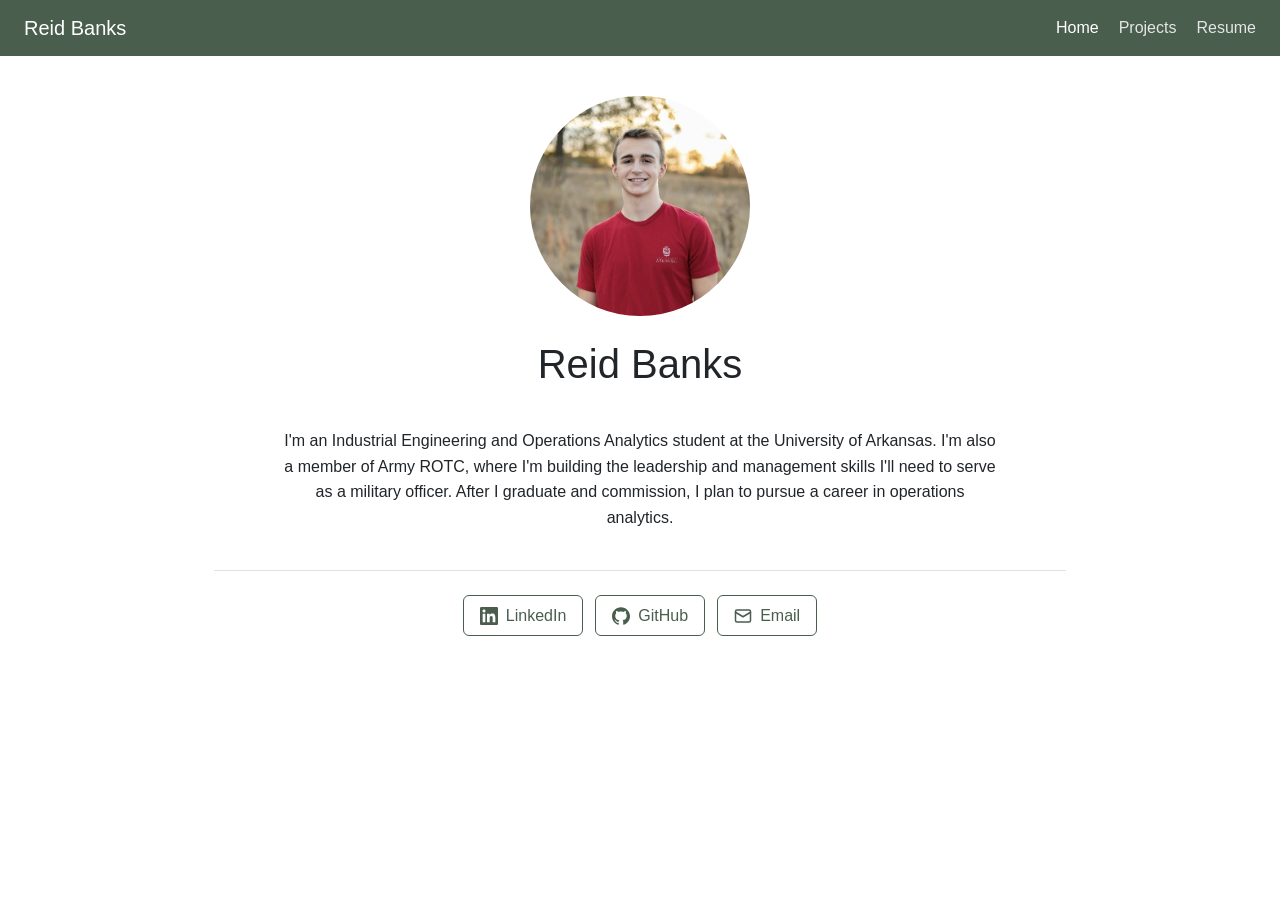
<file: index.html>
<!DOCTYPE html><html lang="en"><head><meta charset="utf-8"><meta name="viewport" content="width=device-width,initial-scale=1"><title>Reid Banks</title><link rel="stylesheet" href="style.css"></head><body>
<nav><a class="name" href="index.html">Reid Banks</a><a href="index.html" aria-current="page">Home</a><a href="projects.html" >Projects</a><a href="resume.html" >Resume</a></nav>
<main><section class="about"><img src="photo.jpg" alt="Headshot of Reid Banks"><h1>Reid Banks</h1>
<p>I'm an Industrial Engineering and Operations Analytics student at the University of Arkansas. I'm also a member of Army ROTC, where I'm building the leadership and management skills I'll need to serve as a military officer. After I graduate and commission, I plan to pursue a career in operations analytics.</p>
<hr><div class="links"><a href="https://www.linkedin.com/in/reid-banks-b27966440" target="_blank" rel="noopener"><svg viewBox="0 0 24 24" width="18" height="18" fill="currentColor" aria-hidden="true"><path d="M20.447 20.452h-3.554v-5.569c0-1.328-.027-3.037-1.852-3.037-1.853 0-2.136 1.445-2.136 2.939v5.667H9.351V9h3.414v1.561h.046c.477-.9 1.637-1.85 3.37-1.85 3.601 0 4.267 2.37 4.267 5.455v6.286zM5.337 7.433c-1.144 0-2.063-.926-2.063-2.065 0-1.138.92-2.063 2.063-2.063 1.14 0 2.064.925 2.064 2.063 0 1.139-.925 2.065-2.064 2.065zm1.782 13.019H3.555V9h3.564v11.452zM22.225 0H1.771C.792 0 0 .774 0 1.729v20.542C0 23.227.792 24 1.771 24h20.451C23.2 24 24 23.227 24 22.271V1.729C24 .774 23.2 0 22.222 0h.003z"/></svg>LinkedIn</a><a href="https://github.com/crbanks07" target="_blank" rel="noopener"><svg viewBox="0 0 24 24" width="18" height="18" fill="currentColor" aria-hidden="true"><path d="M12 .297c-6.63 0-12 5.373-12 12 0 5.303 3.438 9.8 8.205 11.385.6.113.82-.258.82-.577 0-.285-.01-1.04-.015-2.04-3.338.724-4.042-1.61-4.042-1.61C4.422 18.07 3.633 17.7 3.633 17.7c-1.087-.744.084-.729.084-.729 1.205.084 1.838 1.236 1.838 1.236 1.07 1.835 2.809 1.305 3.495.998.108-.776.417-1.305.76-1.605-2.665-.3-5.466-1.332-5.466-5.93 0-1.31.465-2.38 1.235-3.22-.135-.303-.54-1.523.105-3.176 0 0 1.005-.322 3.3 1.23.96-.267 1.98-.399 3-.405 1.02.006 2.04.138 3 .405 2.28-1.552 3.285-1.23 3.285-1.23.645 1.653.24 2.873.12 3.176.765.84 1.23 1.91 1.23 3.22 0 4.61-2.805 5.625-5.475 5.92.42.36.81 1.096.81 2.22 0 1.606-.015 2.896-.015 3.286 0 .315.21.69.825.57C20.565 22.092 24 17.592 24 12.297c0-6.627-5.373-12-12-12"/></svg>GitHub</a><a href="mailto:rb121@uark.edu"><svg viewBox="0 0 24 24" width="18" height="18" fill="none" stroke="currentColor" stroke-width="2" stroke-linecap="round" stroke-linejoin="round" aria-hidden="true"><rect x="2" y="4" width="20" height="16" rx="2"/><path d="m2 7 10 6 10-6"/></svg>Email</a></div></section></main></body></html>
</file>
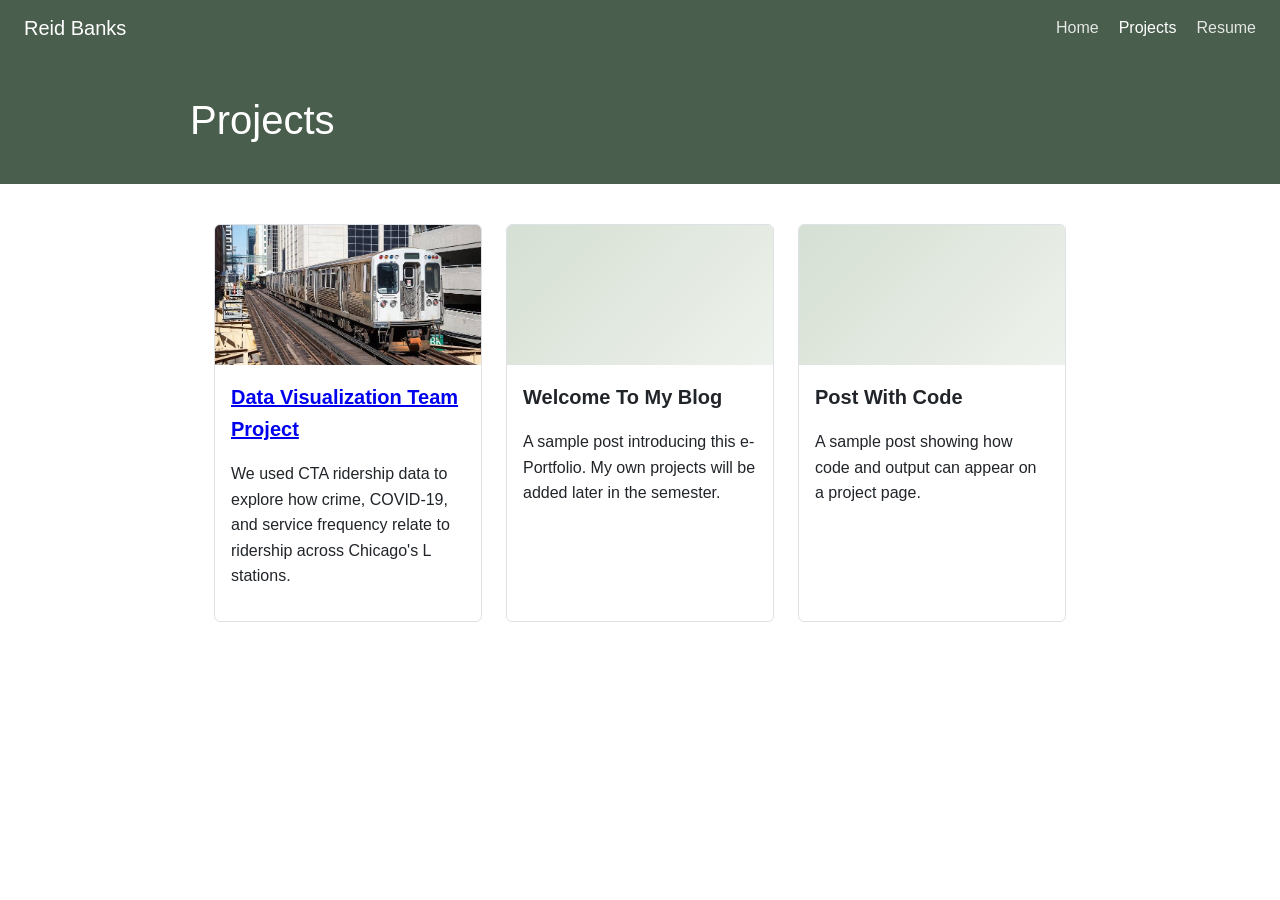
<file: projects (2).html>
<!DOCTYPE html><html lang="en"><head><meta charset="utf-8"><meta name="viewport" content="width=device-width,initial-scale=1"><title>Projects | Reid Banks</title><link rel="stylesheet" href="style.css"></head><body>
<nav><a class="name" href="index.html">Reid Banks</a><a href="index.html" >Home</a><a href="projects.html" aria-current="page">Projects</a><a href="resume.html" >Resume</a></nav>
<div class="banner"><h1>Projects</h1></div>
<main><div class="grid">
<article class="card"><div class="thumb"><img src="subway.png" alt="Illustration of a subway train in a station" style="width:100%;height:100%;object-fit:cover"></div><div class="body"><h2><a href="teampage.html">Data Visualization Team Project</a></h2><p>We used CTA ridership data to explore how crime, COVID-19, and service frequency relate to ridership across Chicago's L stations.</p></div></article>
<article class="card"><div class="thumb"></div><div class="body"><h2>Welcome To My Blog</h2><p>A sample post introducing this e-Portfolio. My own projects will be added later in the semester.</p></div></article>
<article class="card"><div class="thumb"></div><div class="body"><h2>Post With Code</h2><p>A sample post showing how code and output can appear on a project page.</p></div></article>
</div></main></body></html>
</file>
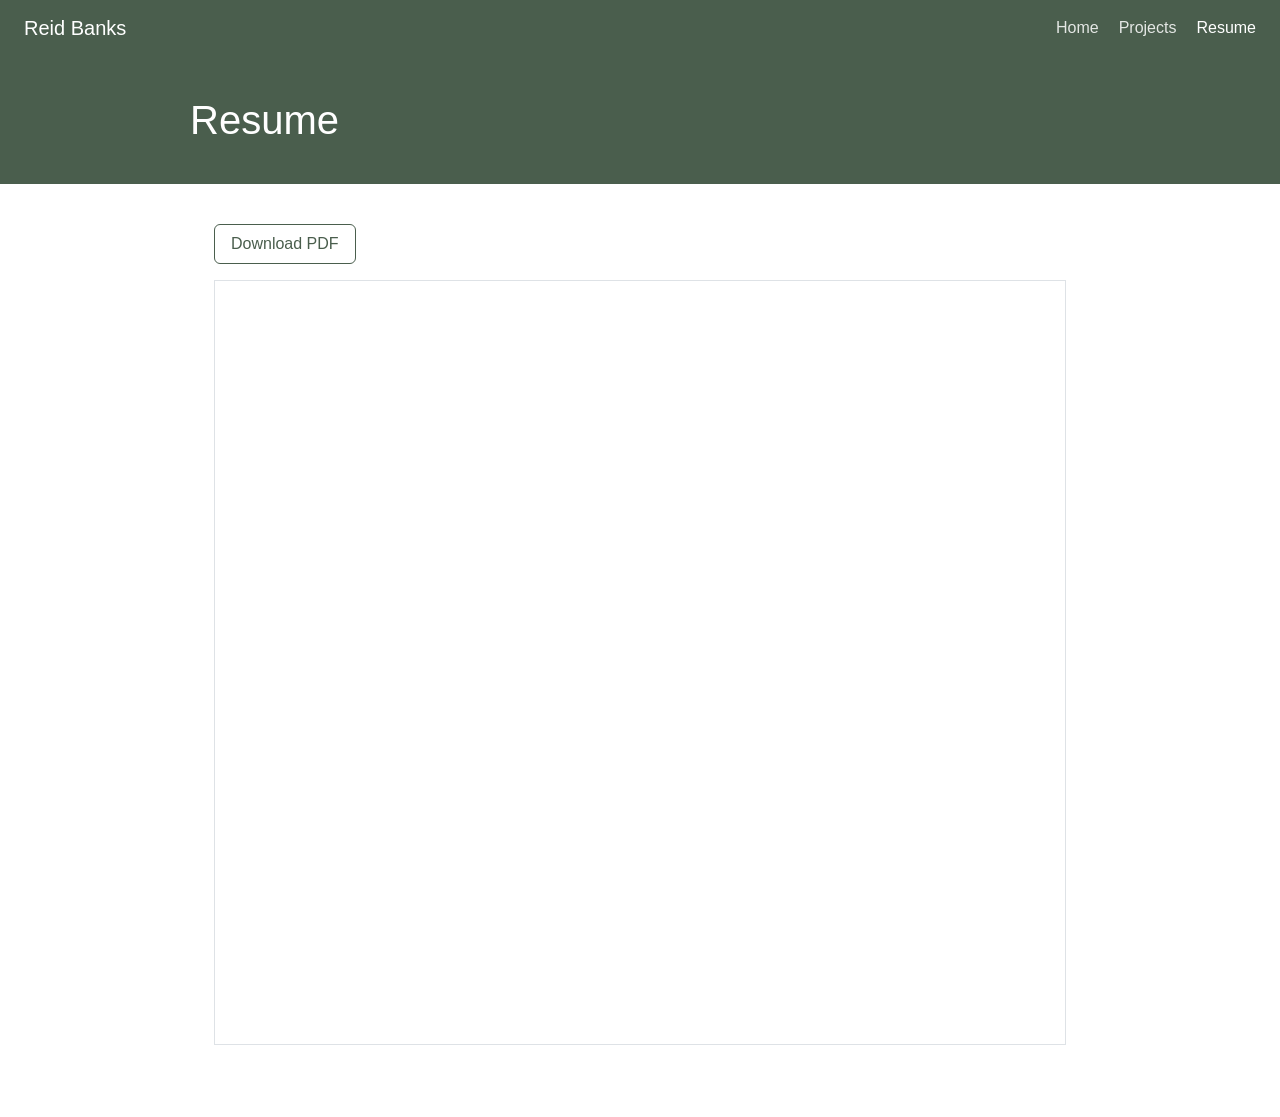
<file: resume.html>
<!DOCTYPE html><html lang="en"><head><meta charset="utf-8"><meta name="viewport" content="width=device-width,initial-scale=1"><title>Resume | Reid Banks</title><link rel="stylesheet" href="style.css"></head><body>
<nav><a class="name" href="index.html">Reid Banks</a><a href="index.html" >Home</a><a href="projects.html" >Projects</a><a href="resume.html" aria-current="page">Resume</a></nav>
<div class="banner"><h1>Resume</h1></div>
<main><a class="btn" href="resume.pdf" download>Download PDF</a><iframe src="resume.pdf" title="Reid Banks resume"></iframe></main></body></html>
</file>
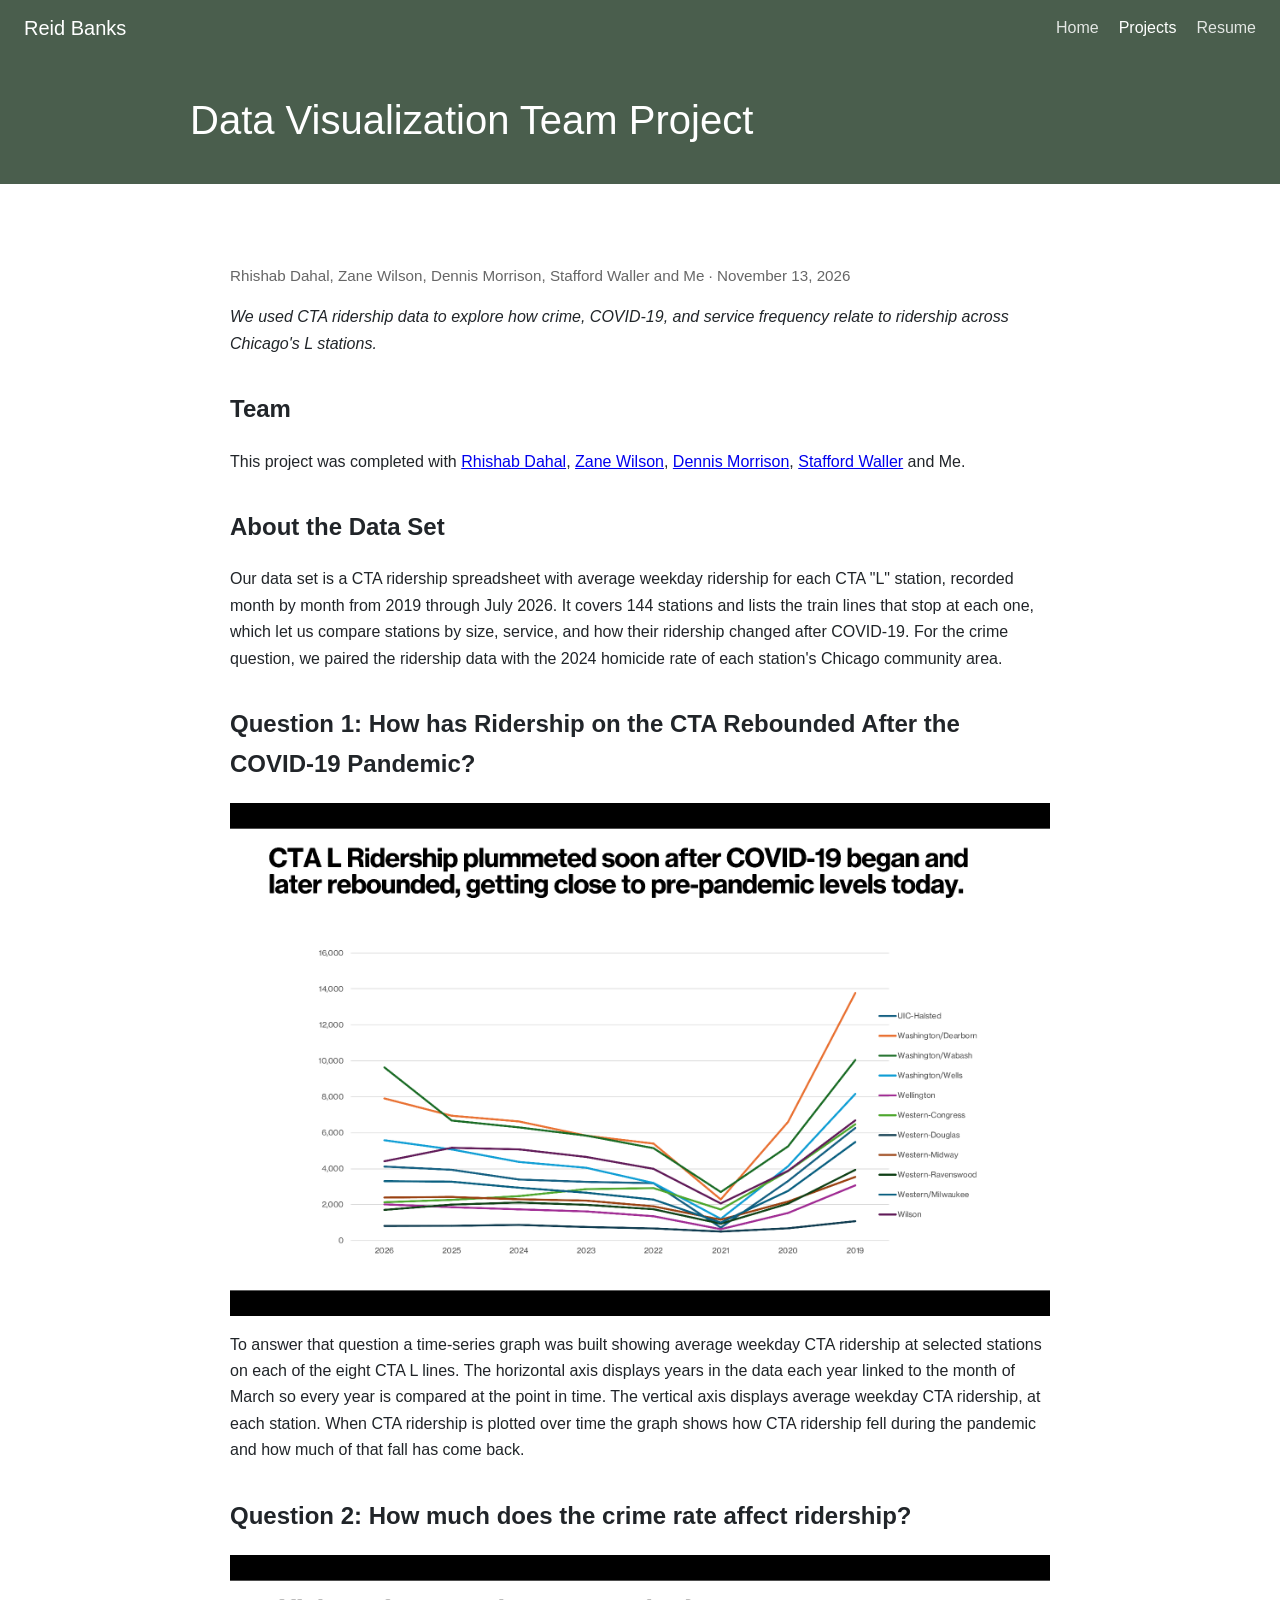
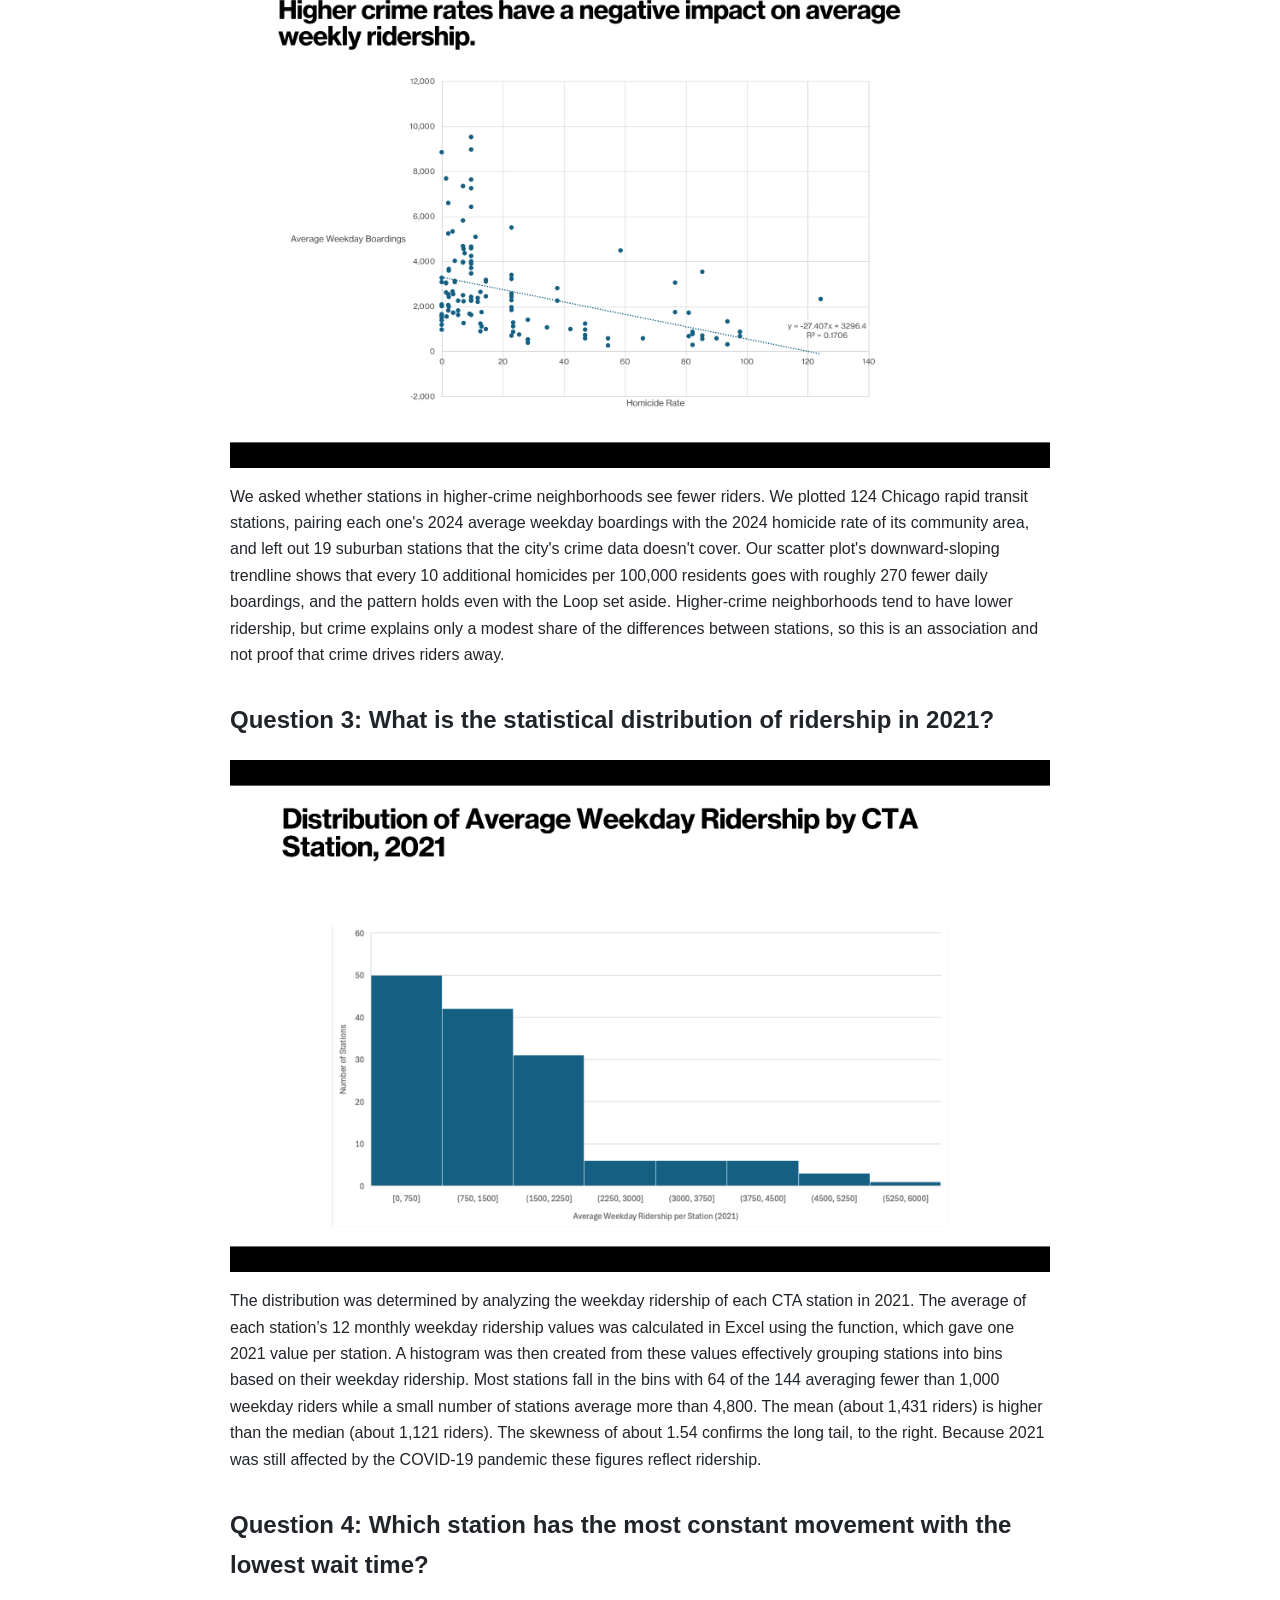
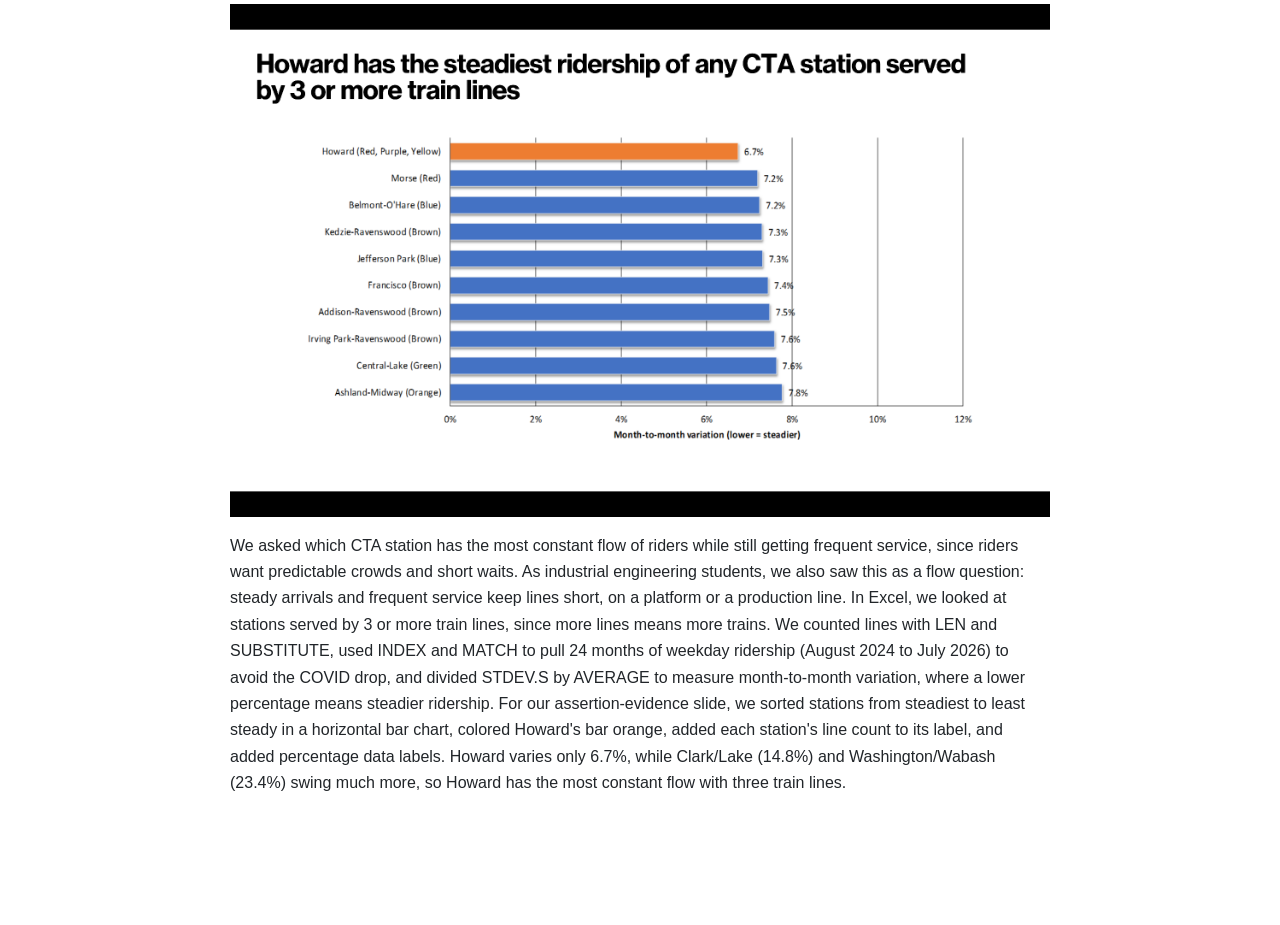
<file: teampage.html>
<!DOCTYPE html><html lang="en"><head><meta charset="utf-8"><meta name="viewport" content="width=device-width,initial-scale=1"><title>Data Visualization Team Project | Reid Banks</title><link rel="stylesheet" href="style.css">
<style>
.post{max-width:860px;margin:0 auto;padding:1.5rem 1rem 3rem;line-height:1.65}
.post h2{margin-top:2rem}
.post img{max-width:100%;height:auto;display:block;margin:1rem 0}
.post .meta{color:#666;font-size:.95rem}
</style></head><body>

<nav><a class="name" href="index.html">Reid Banks</a><a href="index.html" >Home</a><a href="projects.html" aria-current="page">Projects</a><a href="resume.html" >Resume</a></nav>

<div class="banner"><h1>Data Visualization Team Project</h1></div>

<main><article class="post">
<p class="meta">Rhishab Dahal, Zane Wilson, Dennis Morrison, Stafford Waller and Me &middot; November 13, 2026</p>
<p><em>We used CTA ridership data to explore how crime, COVID-19, and service frequency relate to ridership across Chicago's L stations.</em></p>

<h2>Team</h2>
<p>This project was completed with <a href="https://sites.google.com/view/rhishabdahal/home?pli=1&amp;authuser=0">Rhishab Dahal</a>, <a href="https://zw038.github.io/">Zane Wilson</a>, <a href="https://dennismorrison06.github.io/index.html">Dennis Morrison</a>, <a href="https://swaller06.github.io/">Stafford Waller</a> and Me.</p>

<h2>About the Data Set</h2>
<p>Our data set is a CTA ridership spreadsheet with average weekday ridership for each CTA "L" station, recorded month by month from 2019 through July 2026. It covers 144 stations and lists the train lines that stop at each one, which let us compare stations by size, service, and how their ridership changed after COVID-19. For the crime question, we paired the ridership data with the 2024 homicide rate of each station's Chicago community area.</p>

<h2>Question 1: How has Ridership on the CTA Rebounded After the COVID-19 Pandemic?</h2>
<img src="slide1new.png" alt="Time-series chart for ridership pre and post COVID">
<p>To answer that question a time&#8209;series graph was built showing average weekday CTA ridership at selected stations on each of the eight CTA L lines. The horizontal axis displays years in the data each year linked to the month of March so every year is compared at the point in time. The vertical axis displays average weekday CTA ridership, at each station. When CTA ridership is plotted over time the graph shows how CTA ridership fell during the pandemic and how much of that fall has come back.</p>

<h2>Question 2: How much does the crime rate affect ridership?</h2>
<img src="slide4new.png" alt="Scatter plot of station ridership versus neighborhood homicide rate">
<p>We asked whether stations in higher-crime neighborhoods see fewer riders. We plotted 124 Chicago rapid transit stations, pairing each one's 2024 average weekday boardings with the 2024 homicide rate of its community area, and left out 19 suburban stations that the city's crime data doesn't cover. Our scatter plot's downward-sloping trendline shows that every 10 additional homicides per 100,000 residents goes with roughly 270 fewer daily boardings, and the pattern holds even with the Loop set aside. Higher-crime neighborhoods tend to have lower ridership, but crime explains only a modest share of the differences between stations, so this is an association and not proof that crime drives riders away.</p>

<h2>Question 3: What is the statistical distribution of ridership in 2021?</h2>
<img src="slide2new.png" alt="Histogram of 2021 average weekday ridership per station">
<p>The distribution was determined by analyzing the weekday ridership of each CTA station in 2021. The average of each station&#8217;s 12 monthly weekday ridership values was calculated in Excel using the function, which gave one 2021 value per station. A histogram was then created from these values effectively grouping stations into bins based on their weekday ridership. Most stations fall in the bins with 64 of the 144 averaging fewer than 1,000 weekday riders while a small number of stations average more than 4,800. The mean (about 1,431 riders) is higher than the median (about 1,121 riders). The skewness of about 1.54 confirms the long tail, to the right. Because 2021 was still affected by the COVID&#8209;19 pandemic these figures reflect ridership.</p>

<h2>Question 4: Which station has the most constant movement with the lowest wait time?</h2>
<img src="slide3new.png" alt="Bar chart of month-to-month ridership variation by station">
<p>We asked which CTA station has the most constant flow of riders while still getting frequent service, since riders want predictable crowds and short waits. As industrial engineering students, we also saw this as a flow question: steady arrivals and frequent service keep lines short, on a platform or a production line. In Excel, we looked at stations served by 3 or more train lines, since more lines means more trains. We counted lines with LEN and SUBSTITUTE, used INDEX and MATCH to pull 24 months of weekday ridership (August 2024 to July 2026) to avoid the COVID drop, and divided STDEV.S by AVERAGE to measure month-to-month variation, where a lower percentage means steadier ridership. For our assertion-evidence slide, we sorted stations from steadiest to least steady in a horizontal bar chart, colored Howard's bar orange, added each station's line count to its label, and added percentage data labels. Howard varies only 6.7%, while Clark/Lake (14.8%) and Washington/Wabash (23.4%) swing much more, so Howard has the most constant flow with three train lines.</p>
</article></main></body></html>
</file>
<file: style.css>
html{overflow-y:scroll}
:root{--blue:#4a5e4d;--ink:#212529;--mute:#6c757d;--line:#dee2e6}
*{box-sizing:border-box}
body{margin:0;font:16px/1.6 "Source Sans Pro",-apple-system,"Segoe UI",Helvetica,Arial,sans-serif;color:var(--ink);background:#fff}
nav{background:var(--blue);display:flex;flex-wrap:wrap;align-items:center;gap:.25rem 1.25rem;padding:.75rem 1.5rem}
nav a{color:#fff;text-decoration:none;opacity:.85}
nav a:hover,nav a[aria-current]{opacity:1}
nav .name{font-size:1.25rem;opacity:1;margin-right:auto}
main{max-width:900px;margin:0 auto;padding:2.5rem 1.5rem 4rem}
h1{font-size:2.5rem;font-weight:500;margin:0 0 1rem}
.about{display:flex;flex-direction:column;align-items:center;text-align:center}
.about img{width:220px;height:220px;border-radius:50%;object-fit:cover;background:var(--line);margin-bottom:1rem}
.about p{max-width:720px;text-align:center}
hr{border:0;border-top:1px solid var(--line);width:100%;margin:1.5rem 0}
.links{display:flex;gap:.75rem;flex-wrap:wrap;justify-content:center}
.links a,.btn{border:1px solid var(--blue);color:var(--blue);padding:.4rem 1rem;border-radius:.375rem;text-decoration:none}
.links a:hover,.btn:hover{background:var(--blue);color:#fff}
.btn{display:inline-block;margin-bottom:1rem}
.banner{background:var(--blue);color:#fff;padding:2rem 1.5rem}
.banner h1{max-width:900px;margin:0 auto}
.grid{display:grid;grid-template-columns:repeat(auto-fill,minmax(260px,1fr));gap:1.5rem}
.card{border:1px solid var(--line);border-radius:.375rem;overflow:hidden}
.card .thumb{height:140px;background:linear-gradient(135deg,#d5dfd3,#eef2ec)}
.card div.body{padding:1rem}
.card h2{font-size:1.25rem;margin:0 0 .25rem}
.card small{color:var(--mute)}
iframe{width:100%;height:85vh;border:1px solid var(--line)}
:focus-visible{outline:3px solid #fff;outline-offset:2px}
main :focus-visible{outline-color:var(--blue)}
.links a{display:inline-flex;align-items:center;gap:.5rem}
</file>
